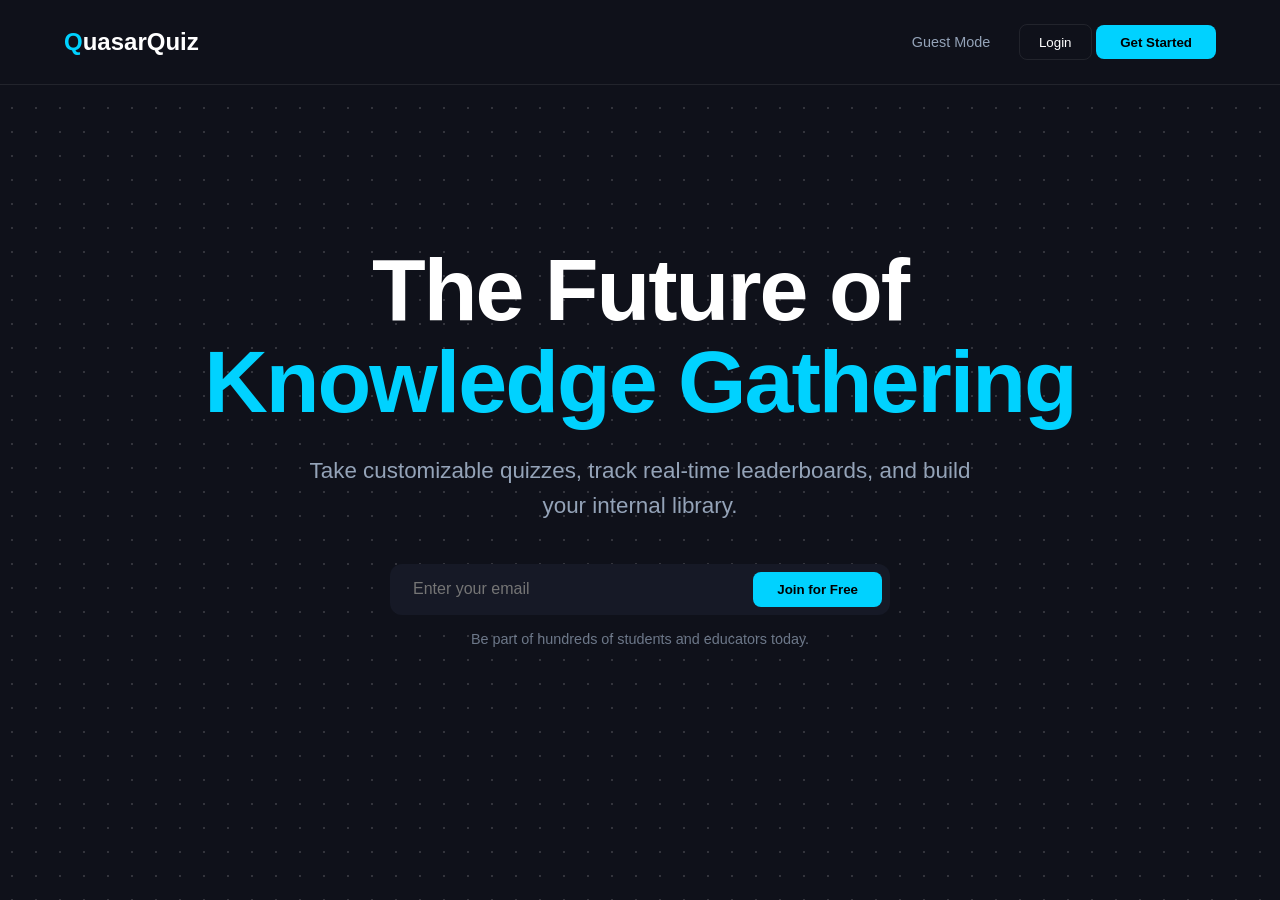
<file: QuasarQuiz/index.html>
<!DOCTYPE html>
<html lang="en">
<head>
    <meta charset="UTF-8">
    <meta name="viewport" content="width=device-width, initial-scale=1.0">
    <link rel="stylesheet" href="landingpage.css">
    <title>QuatarQuiz</title>
</head>
<body>
    <nav class="navbar">
        <div class="navcontainer">
            <div class="logo"><span>Q</span>uasarQuiz</div>
            <div class="navmenu">
                <a href="dashboard.html" class="guest-link">Guest Mode</a>
                <a href="loginpage.html#login"><button class="loginbtn">Login</button></a>
                <a href="loginpage.html#signup"><button class="signupbtn">Get Started</button></a>
            </div>
        </div>
    </nav>
    <main class="hero">
        <div class="hero-text">
            <h1>The Future of <br><span class="coloredtext">Knowledge Gathering</span></h1>
            <p>Take customizable quizzes, track real-time leaderboards, and build your internal library.</p>
        </div>

        <div class="inputside">
            <input type="email" name="email" id="email" class="placeholder" placeholder="Enter your email">
            <a href="loginpage.html#signup"><button class="signupbtn">Join for Free</button></a>
        </div>

        <p class="subtext">Be part of hundreds of students and educators today.</p>
    </main>
</body>
</html>
</file>
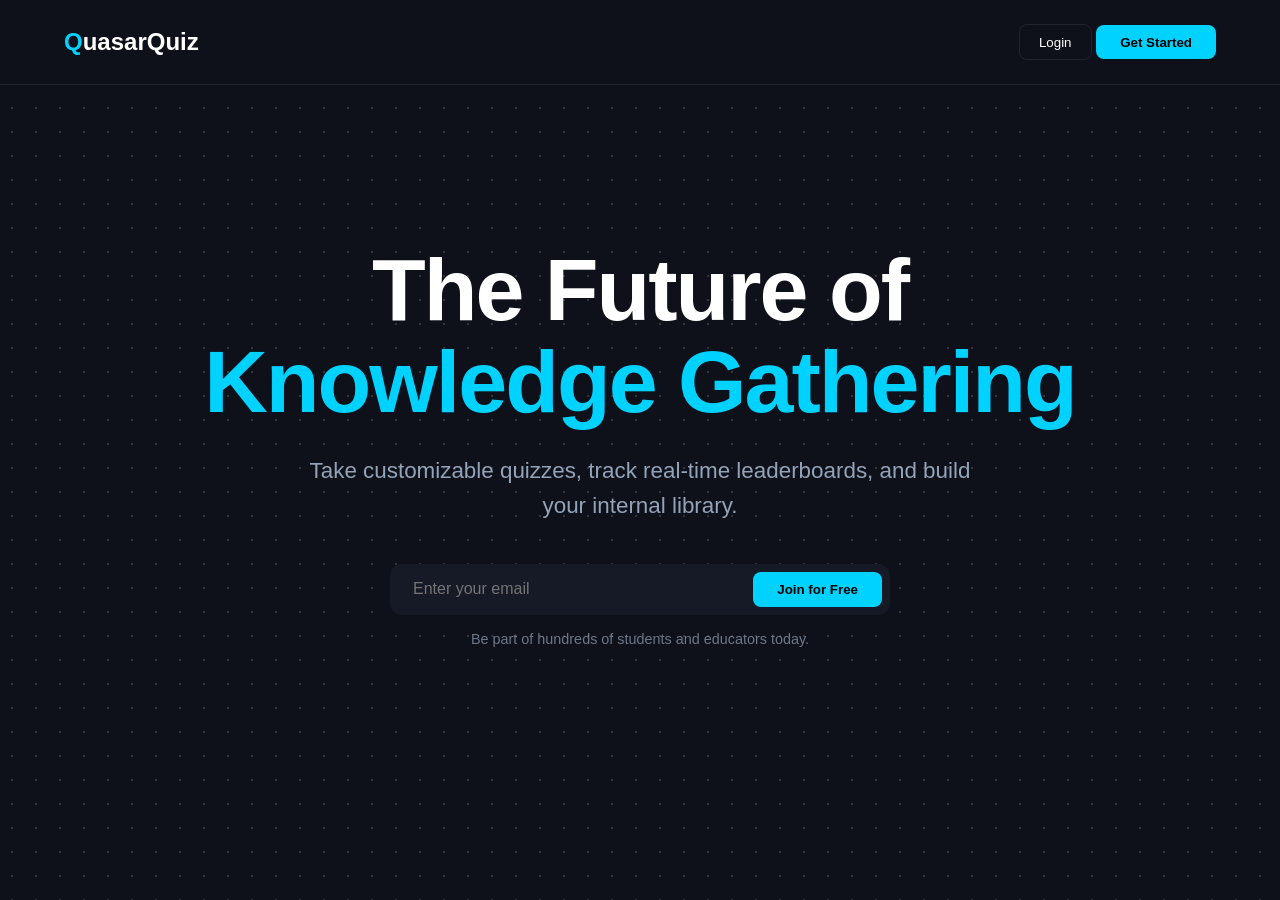
<file: QuasarQuiz/landingpage.html>
<!DOCTYPE html>
<html lang="en">
<head>
    <meta charset="UTF-8">
    <meta name="viewport" content="width=device-width, initial-scale=1.0">
    <link rel="stylesheet" href="landingpage.css">
    <title>QuatarQuiz</title>
</head>
<body>
    <nav class="navbar">
        <div class="navcontainer">
            <div class="logo"><span>Q</span>uasarQuiz</div>
            <div class="navmenu">
                <a href="loginpage.html#login"><button class="loginbtn">Login</button></a>
                <a href="loginpage.html#signup"><button class="signupbtn">Get Started</button></a>
            </div>
        </div>
    </nav>
    <main class="hero">
        <div class="hero-text">
            <h1>The Future of <br><span class="coloredtext">Knowledge Gathering</span></h1>
            <p>Take customizable quizzes, track real-time leaderboards, and build your internal library.</p>
        </div>

        <div class="inputside">
            <input type="email" name="email" id="email" class="placeholder" placeholder="Enter your email">
            <a href="loginpage.html#signup"><button class="signupbtn">Join for Free</button></a>
        </div>

        <p class="subtext">Be part of hundreds of students and educators today.</p>
    </main>
</body>
</html>
</file>
<file: QuasarQuiz/landingpage.css>
:root {
    --bg: #0f111a;
    --blue-main: #00d2ff;
    --text-main: #ffffff;
    --text-dim: #94a3b8;
    --border-main: #ffffff14;
    --shadow-main: #00d2ff4d;
}

* {
    padding: 0;
    margin: 0;
    box-sizing: border-box;
    text-decoration: none;
    list-style: none;
}

body {
    background-color: var(--bg);
    color: var(--text-main);
    font-family: 'Inter', sans-serif;
    overflow-x: hidden;    
    background-image: radial-gradient(rgba(255, 255, 255, 0.15) 1px, transparent 1px);
    background-size: 24px 24px;
}

.navbar {
    padding: 1.5rem 5%;
    border-bottom: 1px solid var(--border-main);
    background-color: var(--bg);
    position: sticky;
    z-index: 1000;
}

.navcontainer {
    display: flex;
    justify-content: space-between;
    align-items: center;
    margin: 0 auto;
    max-width: 1200px;
}

.logo {
    font-size: 1.5rem;
    font-weight: 700;
    transition: 0.3s;
}

.logo:hover {
    transform: translateY(-3px);
}

.logo span {
    background: var(--blue-main);
    color: transparent;
    background-clip: text;
}

.loginbtn {
    background: transparent;
    color: white;
    padding: 0.6rem 1.2rem;
    border: 1px solid var(--border-main);
    border-radius: 8px;
    cursor: pointer;
    font-weight: 500;
    transition: 0.3s;
}

.loginbtn:hover {
    transform: translateY(-3px);
    box-shadow: 0 10px 20px var(--border-main)
}

.signupbtn {
    background: var(--blue-main);
    border: none;
    border-radius: 8px;
    padding: 0.6rem 1.5rem;
    cursor: pointer;
    font-weight: 600;
    transition: 0.3s;
}

.signupbtn:hover {
    transform: translateY(-3px);
    box-shadow: 0 10px 20px var(--shadow-main);
}

.hero {
    display: flex;
    flex-direction: column;
    justify-content: center;
    align-items: center;
    text-align: center;
    min-height: 80vh;
    padding: 0 5%;
    max-width: 1200px;
    margin: 0 auto;
}

.hero-text {
    display: flex;
    flex-direction: column;
    align-items: center;
}

h1 {
    font-size: clamp(3rem, 8vw, 5.5rem);
    line-height: 1.05;
    margin-bottom: 1.5rem;
    font-weight: 800;
    letter-spacing: -2px;
}

.coloredtext {
    background: var(--blue-main);
    -webkit-background-clip: text;
    background-clip: text;
    -webkit-text-fill-color: transparent;
}

.hero-text p {
    color: var(--text-dim);
    font-size: 1.4rem;
    margin-bottom: 2.5rem;
    max-width: 700px;
    line-height: 1.6;
}

.inputside {
    display: flex;
    background: #161926;
    padding: 8px;
    border-radius: 12px;
    border: 1px solid var(--border);
    width: 100%;
    max-width: 500px;
    margin-bottom: 1rem;
}

.inputside input {
    background: transparent;
    border: none;
    color: white !important;
    padding: 0 15px;
    flex-grow: 1;
    outline: none;
    font-size: 1rem;
}

input:-webkit-autofill, input:-webkit-autofill:hover, input:-webkit-autofill:focus, input:-webkit-autofill:active {
    -webkit-text-fill-color: white !important;
    -webkit-box-shadow: 0 0 0px 1000px #161926 inset !important;
    transition: background-color 5000s ease-in-out 0s;
}

.inputside input {
    color: white !important;
}

.subtext {
    color: var(--text-dim);
    font-size: 0.9rem;
    opacity: 0.7;
}

.guest-link {
    color: var(--text-dim);
    font-size: 0.9rem;
    margin-right: 1.5rem;
    transition: 0.3s;
    font-weight: 500;
}

.guest-link:hover {
    color: var(--blue-main);
}

.button-group {
    display: flex;
    gap: 10px;
}

.guestbtn-hero {
    background: rgba(255, 255, 255, 0.05);
    color: white;
    border: 1px solid var(--border-main);
    border-radius: 8px;
    padding: 0.6rem 1.2rem;
    cursor: pointer;
    font-weight: 600;
    transition: 0.3s;
    white-space: nowrap;
}

.guestbtn-hero:hover {
    background: rgba(255, 255, 255, 0.1);
    border-color: var(--blue-main);
    transform: translateY(-2px);
}
</file>
